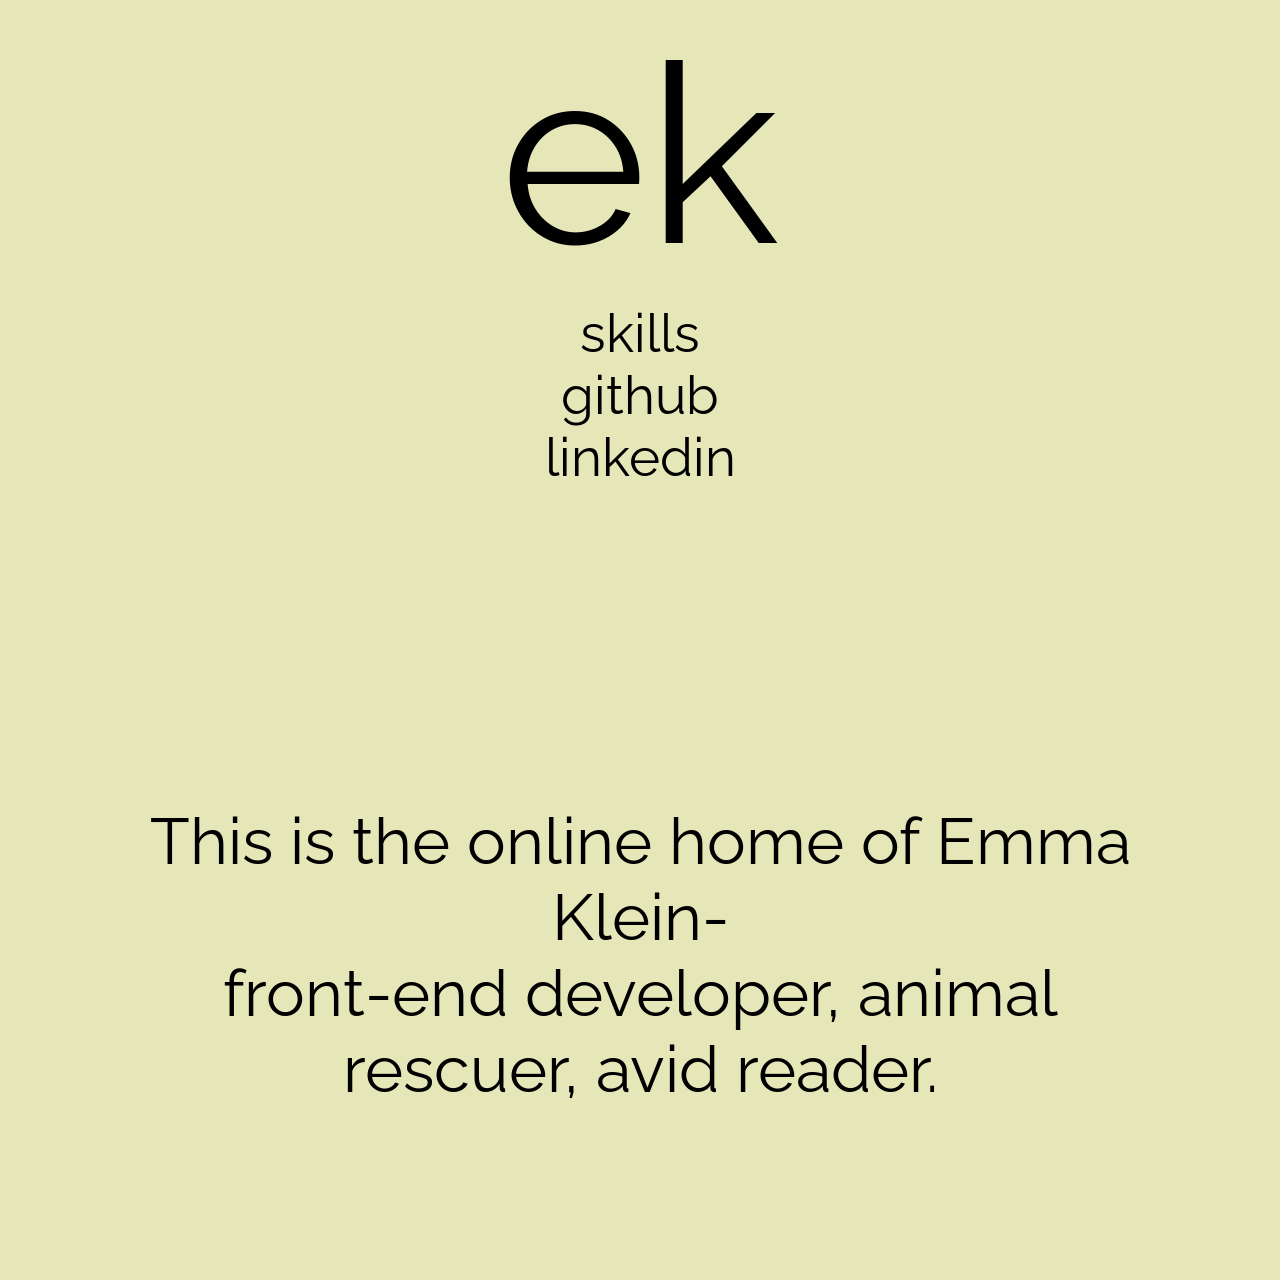
<file: index.html>
<!doctype html>

<html lang="en">

<head>
    <meta charset="utf-8">

    <title>Emma Klein</title>
    <meta name="description" content="content">

    <link href="https://fonts.googleapis.com/css?family=Raleway&display=swap" rel="stylesheet">
    <link rel="stylesheet" href="styles.css">

</head>

<body>
    <header>
        <h1>
            <a href="index.html">ek</a>
        </h1>
    </header>
    <nav>
        <ul>
            <li>
                <a href="skills.html">skills</a>
            </li>
            <li>
                <a href="https://github.com/kleinemmac" target="_blank">github</a>
            </li>
            <li>
                <a href="https://www.linkedin.com/in/emma-klein-46028a1a5" target="_blank">linkedin</a>
            </li>
        </ul>
    </nav>
    <main class="bounce-in-top">
        <p>This is the online home of Emma Klein-<br>
            front-end developer, animal rescuer, avid reader.<br>
    </main>
</body>

</html>
</file>
<file: styles.css>
body {
    font-family: 'Raleway', sans-serif;
    background-color: #E5E7B9;
}

a {
    color: #000000;
    text-decoration: none;
}

a:hover {
    text-decoration: none;
}

.bounce-in-top {
	-webkit-animation: bounce-in-top 1.1s both;
                animation: bounce-in-top 1.1s both;
}
/**
 * ----------------------------------------
 * animation bounce-in-top
 * ----------------------------------------
 */
 @-webkit-keyframes bounce-in-top {
    0% {
      -webkit-transform: translateY(-500px);
              transform: translateY(-500px);
      -webkit-animation-timing-function: ease-in;
              animation-timing-function: ease-in;
      opacity: 0;
    }
    38% {
      -webkit-transform: translateY(0);
              transform: translateY(0);
      -webkit-animation-timing-function: ease-out;
              animation-timing-function: ease-out;
      opacity: 1;
    }
    55% {
      -webkit-transform: translateY(-65px);
              transform: translateY(-65px);
      -webkit-animation-timing-function: ease-in;
              animation-timing-function: ease-in;
    }
    72% {
      -webkit-transform: translateY(0);
              transform: translateY(0);
      -webkit-animation-timing-function: ease-out;
              animation-timing-function: ease-out;
    }
    81% {
      -webkit-transform: translateY(-28px);
              transform: translateY(-28px);
      -webkit-animation-timing-function: ease-in;
              animation-timing-function: ease-in;
    }
    90% {
      -webkit-transform: translateY(0);
              transform: translateY(0);
      -webkit-animation-timing-function: ease-out;
              animation-timing-function: ease-out;
    }
    95% {
      -webkit-transform: translateY(-8px);
              transform: translateY(-8px);
      -webkit-animation-timing-function: ease-in;
              animation-timing-function: ease-in;
    }
    100% {
      -webkit-transform: translateY(0);
              transform: translateY(0);
      -webkit-animation-timing-function: ease-out;
              animation-timing-function: ease-out;
    }
  }
  @keyframes bounce-in-top {
    0% {
      -webkit-transform: translateY(-500px);
              transform: translateY(-500px);
      -webkit-animation-timing-function: ease-in;
              animation-timing-function: ease-in;
      opacity: 0;
    }
    38% {
      -webkit-transform: translateY(0);
              transform: translateY(0);
      -webkit-animation-timing-function: ease-out;
              animation-timing-function: ease-out;
      opacity: 1;
    }
    55% {
      -webkit-transform: translateY(-65px);
              transform: translateY(-65px);
      -webkit-animation-timing-function: ease-in;
              animation-timing-function: ease-in;
    }
    72% {
      -webkit-transform: translateY(0);
              transform: translateY(0);
      -webkit-animation-timing-function: ease-out;
              animation-timing-function: ease-out;
    }
    81% {
      -webkit-transform: translateY(-28px);
              transform: translateY(-28px);
      -webkit-animation-timing-function: ease-in;
              animation-timing-function: ease-in;
    }
    90% {
      -webkit-transform: translateY(0);
              transform: translateY(0);
      -webkit-animation-timing-function: ease-out;
              animation-timing-function: ease-out;
    }
    95% {
      -webkit-transform: translateY(-8px);
              transform: translateY(-8px);
      -webkit-animation-timing-function: ease-in;
              animation-timing-function: ease-in;
    }
    100% {
      -webkit-transform: translateY(0);
              transform: translateY(0);
      -webkit-animation-timing-function: ease-out;
              animation-timing-function: ease-out;
    }
  }
  

/* responsive styles */

h1 {
    font-size: 250px;
    font-weight: 400;
    margin: 0 0 0 0;
    text-align: center;
}

nav {
    font-size: 53px;
    text-align: center;
}

ul {
    list-style-type: none;
    margin: 0;
    padding: 0;
}

main {
    padding: 250px 100px 100px 100px;
}

main p {
    font-size: 65px;
    text-align: center;
}

main ul {
    font-size: 65px;
    text-align: center;
}

@media (min-width: 1400px) {
    h1 {
        font-size: 197px;
        margin: 0 0 0 100px;
        text-align: left;
    }

    nav {
        font-size: 53px;
        margin-left: 120px;
        text-align: left;
    }
    
    ul {
        list-style-type: none;
        margin: 0;
        padding: 0;
    }
    
    main {
        position: absolute;
        bottom: 10vh;
        right: 75px;
        padding: 0 0 0 0;
        width: 50vw;
    }
    
    main p {
        font-size: 65px;
        text-align: left;
        margin-bottom: 0px;
    }
    
    main ul {
        font-size: 65px;
        text-align: left;
    }
}
</file>
